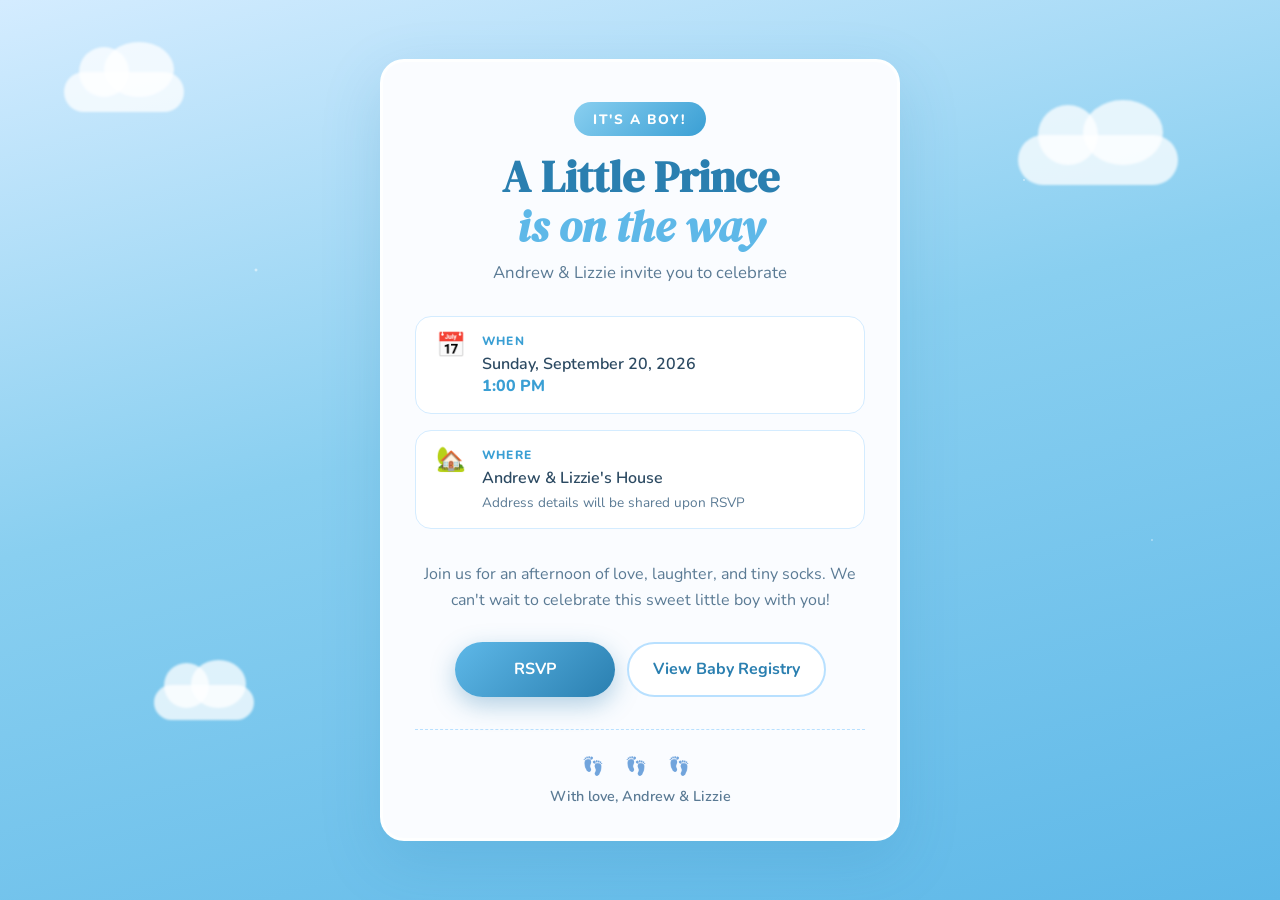
<file: index.html>
<!DOCTYPE html>
<html lang="en">
<head>
  <meta charset="UTF-8">
  <meta name="viewport" content="width=device-width, initial-scale=1.0">
  <title>Baby Shower — A Little Prince is on the Way!</title>
  <meta name="description" content="You're invited to celebrate Andrew & Lizzie's baby boy! September 20, 2026 at 1 PM.">
  <meta property="og:title" content="Baby Boy Shower Invitation">
  <meta property="og:description" content="Join us September 20, 2026 at Andrew & Lizzie's house!">
  <meta property="og:type" content="website">
  <meta property="og:url" content="https://jimmythegod100.github.io/baby-shower-invite/">
  <meta name="twitter:card" content="summary">
  <link rel="canonical" href="https://jimmythegod100.github.io/baby-shower-invite/">
  <link rel="preconnect" href="https://fonts.googleapis.com">
  <link rel="preconnect" href="https://fonts.gstatic.com" crossorigin>
  <link href="https://fonts.googleapis.com/css2?family=DM+Serif+Display:ital@0;1&family=Nunito:wght@400;600;700;800&display=swap" rel="stylesheet">
  <link rel="stylesheet" href="css/style.css">
</head>
<body>
  <div class="sky">
    <div class="cloud cloud-1"></div>
    <div class="cloud cloud-2"></div>
    <div class="cloud cloud-3"></div>
    <div class="stars" aria-hidden="true"></div>
  </div>

  <main class="invite-card">
    <header class="invite-header">
      <div class="badge">It's a Boy!</div>
      <h1>A Little Prince<br><span>is on the way</span></h1>
      <p class="subtitle">Andrew &amp; Lizzie invite you to celebrate</p>
    </header>

    <section class="details">
      <div class="detail-row">
        <span class="icon" aria-hidden="true">📅</span>
        <div>
          <h2>When</h2>
          <p>Sunday, September 20, 2026</p>
          <p class="time">1:00 PM</p>
        </div>
      </div>
      <div class="detail-row">
        <span class="icon" aria-hidden="true">🏡</span>
        <div>
          <h2>Where</h2>
          <p>Andrew &amp; Lizzie's House</p>
          <p class="hint">Address details will be shared upon RSVP</p>
        </div>
      </div>
    </section>

    <p class="message">
      Join us for an afternoon of love, laughter, and tiny socks.
      We can't wait to celebrate this sweet little boy with you!
    </p>

    <div class="actions">
      <button type="button" class="btn btn-primary" id="rsvp-open">RSVP</button>
      <a class="btn btn-secondary" href="https://www.amazon.com/baby-reg/andrew-martinez-november-2026/11EL4A7RSIA80?ref_=cm_sw_r_cp_ud_dp_7GG9SWDT1XPG0JNMPTVK" target="_blank" rel="noopener noreferrer">
        View Baby Registry
      </a>
    </div>

    <footer class="invite-footer">
      <span class="footprints" aria-hidden="true">👣 👣 👣</span>
      <p>With love, Andrew &amp; Lizzie</p>
    </footer>
  </main>

  <!-- RSVP Modal -->
  <div class="modal-overlay" id="rsvp-modal" hidden>
    <div class="modal" role="dialog" aria-labelledby="rsvp-title" aria-modal="true">
      <button type="button" class="modal-close" id="rsvp-close" aria-label="Close">&times;</button>
      <h2 id="rsvp-title">RSVP</h2>
      <p class="modal-sub">Let us know if you can make it!</p>

      <form id="rsvp-form">
        <label>
          Your Name
          <input type="text" name="name" required placeholder="First & Last name" autocomplete="name">
        </label>

        <label>
          Email <span class="optional">(optional)</span>
          <input type="email" name="email" placeholder="your@email.com" autocomplete="email">
        </label>

        <fieldset>
          <legend>Will you be attending?</legend>
          <label class="radio-card">
            <input type="radio" name="attending" value="yes" required>
            <span>🎉 Yes, I'll be there!</span>
          </label>
          <label class="radio-card">
            <input type="radio" name="attending" value="no">
            <span>💙 Sorry, can't make it</span>
          </label>
        </fieldset>

        <label id="guests-label">
          Number of guests (including you)
          <input type="number" name="guests" min="1" max="10" value="1">
        </label>

        <label>
          Message <span class="optional">(optional)</span>
          <textarea name="message" rows="3" placeholder="Any dietary needs or a sweet note?"></textarea>
        </label>

        <button type="submit" class="btn btn-primary btn-full" id="rsvp-submit">Send RSVP</button>
        <p class="form-status" id="form-status" hidden></p>
      </form>
    </div>
  </div>

  <script src="js/config.js"></script>
  <script src="js/rsvp.js"></script>
</body>
</html>
</file>
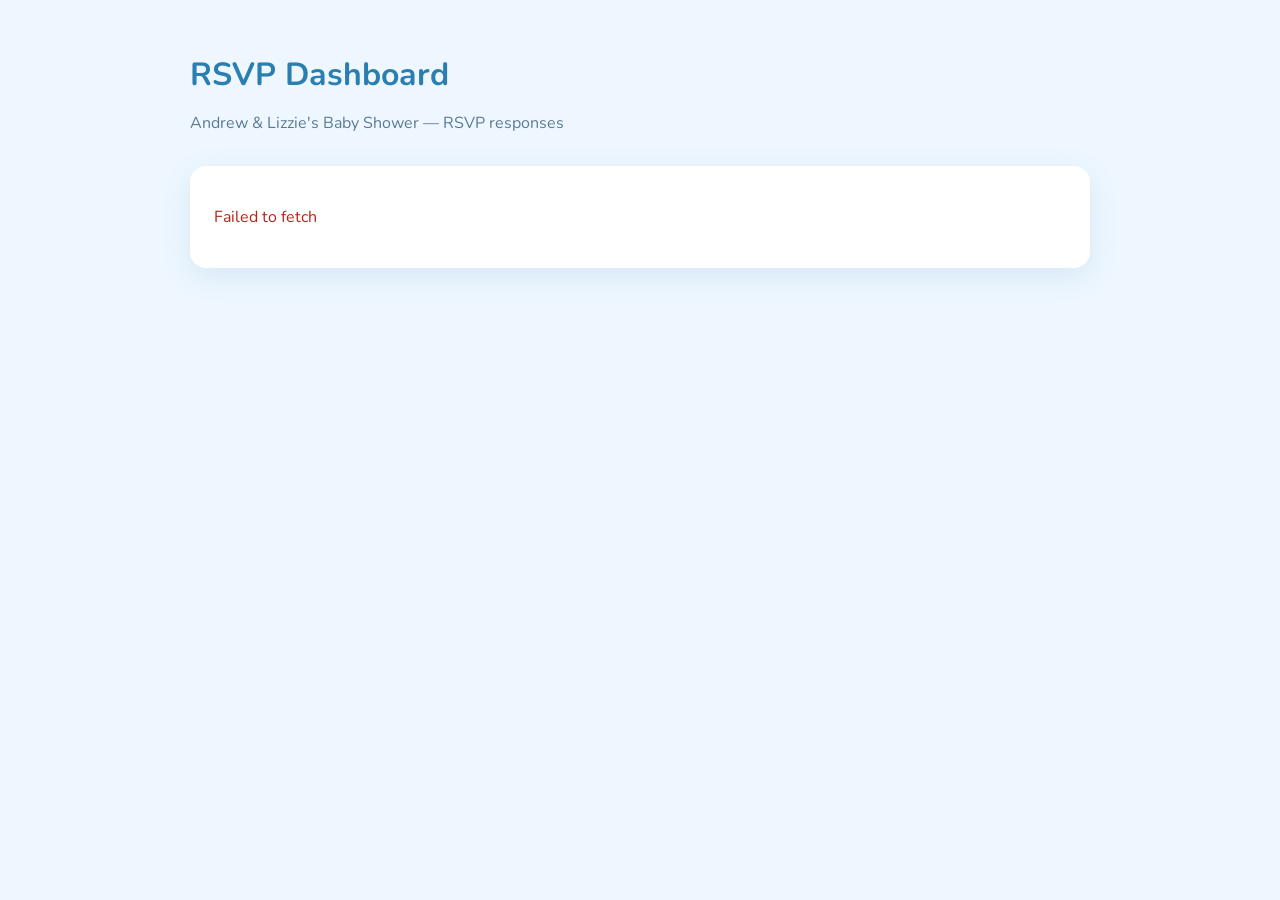
<file: admin.html>
<!DOCTYPE html>
<html lang="en">
<head>
  <meta charset="UTF-8">
  <meta name="viewport" content="width=device-width, initial-scale=1.0">
  <title>RSVP Admin — Baby Shower</title>
  <meta name="robots" content="noindex, nofollow">
  <link rel="preconnect" href="https://fonts.googleapis.com">
  <link rel="preconnect" href="https://fonts.gstatic.com" crossorigin>
  <link href="https://fonts.googleapis.com/css2?family=Nunito:wght@400;600;700;800&display=swap" rel="stylesheet">
  <style>
    :root {
      --blue-300: #89cff0;
      --blue-600: #2a7fb0;
      --text: #2c4a62;
      --bg: #eef7ff;
    }
    * { box-sizing: border-box; }
    body {
      margin: 0;
      font-family: "Nunito", system-ui, sans-serif;
      background: var(--bg);
      color: var(--text);
      padding: 2rem 1rem;
    }
    .wrap { max-width: 900px; margin: 0 auto; }
    h1 { color: var(--blue-600); margin-bottom: 0.25rem; }
    .sub { color: #5a7a94; margin-bottom: 2rem; }
    .stats, table, .status-box {
      background: white;
      border-radius: 16px;
      padding: 1.5rem;
      box-shadow: 0 8px 30px rgba(42,127,176,0.12);
      margin-bottom: 1.5rem;
    }
    button {
      font-family: inherit;
      font-size: 1rem;
      padding: 0.7rem 1rem;
      border-radius: 10px;
      background: var(--blue-600);
      color: white;
      border: none;
      font-weight: 700;
      cursor: pointer;
    }
    .stats {
      display: grid;
      grid-template-columns: repeat(auto-fit, minmax(140px, 1fr));
      gap: 1rem;
    }
    .stat-card {
      text-align: center;
      padding: 1rem;
      background: #eef7ff;
      border-radius: 12px;
    }
    .stat-card .num { font-size: 2rem; font-weight: 800; color: var(--blue-600); }
    .stat-card .lbl { font-size: 0.85rem; color: #5a7a94; }
    table { width: 100%; border-collapse: collapse; overflow-x: auto; display: block; }
    th, td { text-align: left; padding: 0.75rem; border-bottom: 1px solid #d4ecff; }
    th { font-size: 0.75rem; text-transform: uppercase; letter-spacing: 0.05em; color: var(--blue-600); }
    .badge-yes { background: #d4f5e2; color: #1a7a42; padding: 0.2rem 0.6rem; border-radius: 999px; font-size: 0.8rem; font-weight: 700; }
    .badge-no { background: #fdecea; color: #b42318; padding: 0.2rem 0.6rem; border-radius: 999px; font-size: 0.8rem; font-weight: 700; }
    .error { color: #b42318; }
    .hint { font-size: 0.85rem; color: #5a7a94; margin-top: 0.75rem; line-height: 1.45; }
    .loading { color: #5a7a94; }
  </style>
</head>
<body>
  <div class="wrap">
    <h1>RSVP Dashboard</h1>
    <p class="sub">Andrew &amp; Lizzie's Baby Shower — RSVP responses</p>

    <div class="status-box" id="status-box">
      <p class="loading" id="status-msg">Loading RSVPs…</p>
      <p class="error" id="load-error" hidden></p>
      <p class="hint" id="redeploy-hint" hidden>
        If you still see a password error, re-paste <code>scripts/google-apps-script.gs</code> into
        <a href="https://script.google.com" target="_blank" rel="noopener noreferrer">Google Apps Script</a>
        and create a new Web App deployment (password checks were removed). Until then, open the linked Google Sheet from that project.
      </p>
    </div>

    <div id="dashboard" hidden>
      <div class="stats" id="stats"></div>
      <table>
        <thead>
          <tr>
            <th>Name</th>
            <th>Status</th>
            <th>Guests</th>
            <th>Email</th>
            <th>Message</th>
            <th>When</th>
          </tr>
        </thead>
        <tbody id="rsvp-body"></tbody>
      </table>
      <button type="button" id="refresh-btn" style="margin-top:1rem;">Refresh</button>
    </div>
  </div>

  <script src="js/config.js"></script>
  <script>
    const config = window.BABY_SHOWER_CONFIG || {};
    const statusBox = document.getElementById("status-box");
    const statusMsg = document.getElementById("status-msg");
    const loadError = document.getElementById("load-error");
    const redeployHint = document.getElementById("redeploy-hint");
    const dashboard = document.getElementById("dashboard");

    async function fetchList(url, password) {
      const qs = password
        ? `?action=list&password=${encodeURIComponent(password)}`
        : "?action=list";
      const res = await fetch(`${url}${qs}`);
      return res.json();
    }

    async function fetchRsvps() {
      const url = config.rsvpScriptUrl;
      if (!url) {
        throw new Error("RSVP script not configured. Deploy Google Apps Script and set rsvpScriptUrl in js/config.js.");
      }
      // Prefer open list (post-redeploy). Legacy web apps may still require the old shared password.
      let json = await fetchList(url, "");
      if (!json.ok && /password/i.test(String(json.error || ""))) {
        json = await fetchList(url, "babyblue2026");
      }
      if (!json.ok) throw new Error(json.error || "Could not load RSVPs");
      return json.rsvps || [];
    }

    function render(rsvps) {
      const attending = rsvps.filter((r) => r.attending === "yes");
      const notAttending = rsvps.filter((r) => r.attending === "no");
      const totalGuests = attending.reduce((sum, r) => sum + (Number(r.guests) || 1), 0);

      document.getElementById("stats").innerHTML = `
        <div class="stat-card"><div class="num">${rsvps.length}</div><div class="lbl">Total Responses</div></div>
        <div class="stat-card"><div class="num">${attending.length}</div><div class="lbl">Attending</div></div>
        <div class="stat-card"><div class="num">${notAttending.length}</div><div class="lbl">Not Attending</div></div>
        <div class="stat-card"><div class="num">${totalGuests}</div><div class="lbl">Total Guests</div></div>
      `;

      const tbody = document.getElementById("rsvp-body");
      tbody.innerHTML = rsvps.length
        ? rsvps.map((r) => `
          <tr>
            <td>${escapeHtml(r.name)}</td>
            <td><span class="badge-${r.attending}">${r.attending === "yes" ? "Coming" : "Not Coming"}</span></td>
            <td>${r.attending === "yes" ? (r.guests || 1) : "—"}</td>
            <td>${escapeHtml(r.email || "—")}</td>
            <td>${escapeHtml(r.message || "—")}</td>
            <td>${formatDate(r.timestamp)}</td>
          </tr>
        `).join("")
        : '<tr><td colspan="6">No RSVPs yet.</td></tr>';
    }

    function escapeHtml(str) {
      const d = document.createElement("div");
      d.textContent = str;
      return d.innerHTML;
    }

    function formatDate(ts) {
      if (!ts) return "—";
      try {
        return new Date(ts).toLocaleString();
      } catch {
        return ts;
      }
    }

    async function load() {
      statusMsg.hidden = false;
      statusMsg.textContent = "Loading RSVPs…";
      loadError.hidden = true;
      redeployHint.hidden = true;

      try {
        const rsvps = await fetchRsvps();
        render(rsvps);
        statusBox.hidden = true;
        dashboard.hidden = false;
      } catch (err) {
        dashboard.hidden = true;
        statusBox.hidden = false;
        statusMsg.hidden = true;
        loadError.textContent = err.message;
        loadError.hidden = false;
        const needsRedeploy = /password|access denied/i.test(String(err.message || ""));
        redeployHint.hidden = !needsRedeploy;
      }
    }

    document.getElementById("refresh-btn")?.addEventListener("click", load);
    load();
  </script>
</body>
</html>
</file>
<file: css/style.css>
:root {
  --blue-50: #eef7ff;
  --blue-100: #d4ecff;
  --blue-200: #b8e0ff;
  --blue-300: #89cff0;
  --blue-400: #5eb8e8;
  --blue-500: #3a9fd4;
  --blue-600: #2a7fb0;
  --white: #ffffff;
  --cream: #fafcff;
  --text: #2c4a62;
  --text-soft: #5a7a94;
  --shadow: 0 20px 60px rgba(42, 127, 176, 0.18);
  --radius: 24px;
}

*,
*::before,
*::after {
  box-sizing: border-box;
}

html {
  scroll-behavior: smooth;
}

body {
  margin: 0;
  min-height: 100vh;
  font-family: "Nunito", system-ui, sans-serif;
  color: var(--text);
  background: linear-gradient(165deg, var(--blue-100) 0%, var(--blue-300) 45%, var(--blue-400) 100%);
  display: flex;
  align-items: center;
  justify-content: center;
  padding: 2rem 1rem;
  overflow-x: hidden;
}

/* Sky decorations */
.sky {
  position: fixed;
  inset: 0;
  pointer-events: none;
  z-index: 0;
}

.cloud {
  position: absolute;
  background: rgba(255, 255, 255, 0.75);
  border-radius: 50px;
  filter: blur(1px);
  animation: float 18s ease-in-out infinite;
}

.cloud::before,
.cloud::after {
  content: "";
  position: absolute;
  background: inherit;
  border-radius: 50%;
}

.cloud-1 {
  width: 120px;
  height: 40px;
  top: 8%;
  left: 5%;
  animation-delay: 0s;
}

.cloud-1::before { width: 50px; height: 50px; top: -25px; left: 15px; }
.cloud-1::after { width: 70px; height: 55px; top: -30px; right: 10px; }

.cloud-2 {
  width: 160px;
  height: 50px;
  top: 15%;
  right: 8%;
  animation-delay: -6s;
}

.cloud-2::before { width: 60px; height: 60px; top: -30px; left: 20px; }
.cloud-2::after { width: 80px; height: 65px; top: -35px; right: 15px; }

.cloud-3 {
  width: 100px;
  height: 35px;
  bottom: 20%;
  left: 12%;
  animation-delay: -12s;
}

.cloud-3::before { width: 45px; height: 45px; top: -22px; left: 10px; }
.cloud-3::after { width: 55px; height: 48px; top: -25px; right: 8px; }

.stars {
  position: absolute;
  inset: 0;
  background-image:
    radial-gradient(2px 2px at 20% 30%, rgba(255,255,255,0.8), transparent),
    radial-gradient(2px 2px at 60% 70%, rgba(255,255,255,0.6), transparent),
    radial-gradient(1.5px 1.5px at 80% 20%, rgba(255,255,255,0.7), transparent),
    radial-gradient(2px 2px at 40% 80%, rgba(255,255,255,0.5), transparent),
    radial-gradient(1.5px 1.5px at 90% 60%, rgba(255,255,255,0.6), transparent);
  animation: twinkle 4s ease-in-out infinite alternate;
}

@keyframes float {
  0%, 100% { transform: translateY(0) translateX(0); }
  50% { transform: translateY(-12px) translateX(8px); }
}

@keyframes twinkle {
  from { opacity: 0.6; }
  to { opacity: 1; }
}

/* Main card */
.invite-card {
  position: relative;
  z-index: 1;
  width: min(520px, 100%);
  background: var(--cream);
  border-radius: var(--radius);
  box-shadow: var(--shadow);
  padding: 2.5rem 2rem 2rem;
  text-align: center;
  border: 3px solid rgba(255, 255, 255, 0.9);
}

.invite-header .badge {
  display: inline-block;
  background: linear-gradient(135deg, var(--blue-300), var(--blue-500));
  color: var(--white);
  font-weight: 800;
  font-size: 0.85rem;
  letter-spacing: 0.12em;
  text-transform: uppercase;
  padding: 0.45rem 1.2rem;
  border-radius: 999px;
  margin-bottom: 1rem;
}

.invite-header h1 {
  font-family: "DM Serif Display", Georgia, serif;
  font-size: clamp(2rem, 6vw, 2.75rem);
  line-height: 1.15;
  margin: 0 0 0.5rem;
  color: var(--blue-600);
}

.invite-header h1 span {
  font-style: italic;
  color: var(--blue-400);
}

.subtitle {
  color: var(--text-soft);
  font-size: 1.05rem;
  margin: 0;
}

.details {
  margin: 2rem 0;
  display: grid;
  gap: 1rem;
}

.detail-row {
  display: flex;
  align-items: flex-start;
  gap: 1rem;
  text-align: left;
  background: var(--white);
  border-radius: 16px;
  padding: 1rem 1.25rem;
  border: 1px solid var(--blue-100);
}

.detail-row .icon {
  font-size: 1.5rem;
  line-height: 1;
  flex-shrink: 0;
}

.detail-row h2 {
  margin: 0 0 0.25rem;
  font-size: 0.75rem;
  text-transform: uppercase;
  letter-spacing: 0.1em;
  color: var(--blue-500);
  font-weight: 800;
}

.detail-row p {
  margin: 0;
  font-size: 1rem;
  font-weight: 600;
}

.detail-row .time {
  color: var(--blue-500);
  font-weight: 800;
}

.detail-row .hint {
  font-size: 0.85rem;
  font-weight: 400;
  color: var(--text-soft);
  margin-top: 0.25rem;
}

.message {
  font-size: 1rem;
  line-height: 1.65;
  color: var(--text-soft);
  margin: 0 0 1.75rem;
}

.actions {
  display: flex;
  flex-direction: column;
  gap: 0.75rem;
}

.btn {
  display: inline-flex;
  align-items: center;
  justify-content: center;
  padding: 0.9rem 1.5rem;
  min-height: 48px;
  border-radius: 999px;
  font-family: inherit;
  font-size: 1rem;
  font-weight: 700;
  text-decoration: none;
  cursor: pointer;
  border: none;
  -webkit-tap-highlight-color: transparent;
  touch-action: manipulation;
  position: relative;
  z-index: 2;
  transition: transform 0.15s ease, box-shadow 0.15s ease;
}

.btn:focus-visible {
  outline: 3px solid var(--blue-300);
  outline-offset: 3px;
}

.btn:hover {
  transform: translateY(-2px);
}

.btn-primary {
  background: linear-gradient(135deg, var(--blue-400), var(--blue-600));
  color: var(--white);
  box-shadow: 0 8px 24px rgba(42, 127, 176, 0.35);
}

.btn-secondary {
  background: var(--white);
  color: var(--blue-600);
  border: 2px solid var(--blue-200);
}

.btn-full {
  width: 100%;
}

.invite-footer {
  margin-top: 2rem;
  padding-top: 1.5rem;
  border-top: 1px dashed var(--blue-200);
}

.footprints {
  display: block;
  font-size: 1.1rem;
  letter-spacing: 0.5rem;
  opacity: 0.6;
  margin-bottom: 0.5rem;
}

.invite-footer p {
  margin: 0;
  font-size: 0.9rem;
  color: var(--text-soft);
  font-weight: 600;
}

/* Modal */
.modal-overlay {
  position: fixed;
  inset: 0;
  background: rgba(44, 74, 98, 0.45);
  backdrop-filter: blur(4px);
  z-index: 100;
  display: flex;
  align-items: center;
  justify-content: center;
  padding: 1rem;
}

.modal-overlay[hidden] {
  display: none;
}

.modal {
  background: var(--white);
  border-radius: var(--radius);
  padding: 2rem 1.75rem;
  width: min(420px, 100%);
  max-height: 90vh;
  overflow-y: auto;
  position: relative;
  box-shadow: var(--shadow);
}

.modal-close {
  position: absolute;
  top: 1rem;
  right: 1rem;
  background: none;
  border: none;
  font-size: 1.75rem;
  line-height: 1;
  color: var(--text-soft);
  cursor: pointer;
  padding: 0.25rem;
}

.modal h2 {
  font-family: "DM Serif Display", Georgia, serif;
  color: var(--blue-600);
  margin: 0 0 0.25rem;
  font-size: 1.75rem;
}

.modal-sub {
  color: var(--text-soft);
  margin: 0 0 1.5rem;
  font-size: 0.95rem;
}

#rsvp-form label,
#rsvp-form fieldset {
  display: block;
  margin-bottom: 1rem;
  text-align: left;
}

#rsvp-form label {
  font-size: 0.85rem;
  font-weight: 700;
  color: var(--text);
}

.optional {
  font-weight: 400;
  color: var(--text-soft);
}

#rsvp-form input[type="text"],
#rsvp-form input[type="email"],
#rsvp-form input[type="number"],
#rsvp-form textarea {
  width: 100%;
  margin-top: 0.35rem;
  padding: 0.7rem 0.9rem;
  border: 2px solid var(--blue-100);
  border-radius: 12px;
  font-family: inherit;
  font-size: 1rem;
  color: var(--text);
  background: var(--blue-50);
  transition: border-color 0.15s;
}

#rsvp-form input:focus,
#rsvp-form textarea:focus {
  outline: none;
  border-color: var(--blue-400);
}

#rsvp-form fieldset {
  border: none;
  padding: 0;
  margin-bottom: 1rem;
}

#rsvp-form legend {
  font-size: 0.85rem;
  font-weight: 700;
  margin-bottom: 0.5rem;
}

.radio-card {
  display: flex;
  align-items: center;
  gap: 0.75rem;
  padding: 0.75rem 1rem;
  background: var(--blue-50);
  border: 2px solid var(--blue-100);
  border-radius: 12px;
  margin-bottom: 0.5rem;
  cursor: pointer;
  font-weight: 600;
  transition: border-color 0.15s, background 0.15s;
}

.radio-card:has(input:checked) {
  border-color: var(--blue-400);
  background: var(--blue-100);
}

.radio-card input {
  accent-color: var(--blue-500);
}

.form-status {
  text-align: center;
  font-size: 0.9rem;
  margin-top: 0.75rem;
  padding: 0.75rem;
  border-radius: 12px;
}

.form-status.success {
  background: #e8f8ef;
  color: #1a7a42;
}

.form-status.error {
  background: #fdecea;
  color: #b42318;
}

.form-status a {
  color: inherit;
  font-weight: 800;
  text-decoration: underline;
}

@media (min-width: 480px) {
  .actions {
    flex-direction: row;
    justify-content: center;
  }

  .btn {
    min-width: 160px;
  }
}
</file>
